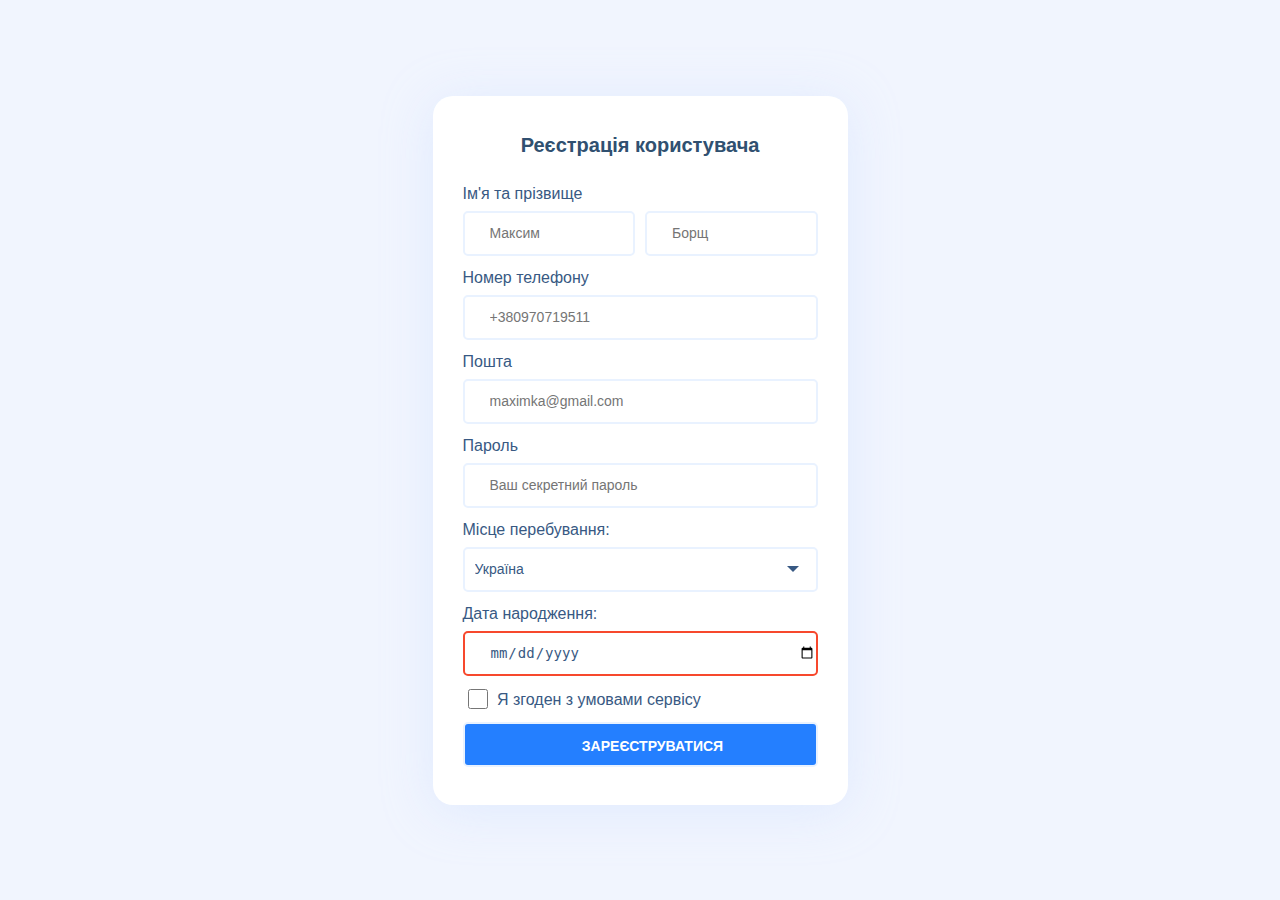
<file: index.html>
<!DOCTYPE html>
<html>
<head>
    <meta charset='utf-8'>
    <meta http-equiv='X-UA-Compatible' content='IE=edge'>
    <title>Форма реєстрації</title>
    <meta name='viewport' content='width=device-width, initial-scale=1'>
    <link rel='stylesheet' type='text/css' media='screen' href='styles.css'>
    <link rel='stylesheet' type='text/css' media='screen' href='adaptive.css'>
</head>
<body>
 <main>
<form method="get">
    <div class="register-form-container">
        <h1 class="form-title">Реєстрація користувача</h1>
        <div class="form-fields">
            <label for="phone">Ім'я та прізвище</label>
           <div class="inline-block">
            <div class="form-field inline-field">
                <input type="text" id="first-name" placeholder="Максим" pattern="^[А-Яа-я]+$" title="Введіть валідне ім'я" required>
            </div>
            <div class="form-field inline-field" >
                <input type="text"  id="second-name" placeholder="Борщ" pattern="^[А-Яа-я]+$" title="Введіть валідне прізвище" required>
            </div>
           </div>
           <div class="form-field">
            <label for="phone">Номер телефону</label>
            <input type="tel"  id="phone" placeholder="+380970719511" pattern="+380-[0-9]{9}" title="Введіть український номер телефону з використанням +380" required>
        </div>
            <div class="form-field">
                <label for="email">Пошта</label>
                <input type="email" id="mail" placeholder="maximka@gmail.com" maxlength="50" title="Введіть коректну адресу вашої пошти" required>
            </div>
            <div class="form-field">
                <label for="password">Пароль</label>
                <input type="password" placeholder="Ваш секретний пароль" maxlength="50" minlength="8" required>
            </div>

            <div class="form-field">
                <label for="selection">Місце перебування:</label>
                <select id="location" required title="Вкажіть ваше місце перебування">
                    <option value="ukraine">Україна</option>
                    <option value="bord">За кордоном</option>
                </select>
            </div>
            
            <div class="form-field">
                <label for="birthdate">Дата народження:</label>
                <input type="date" id="birthdate" placeholder="Дата народження" title="Вкажіть дату вашого народження" required>
            </div>
            <div class="form-field">
                <input type="checkbox" id="terms" title="Для закінчення реєстрації будь-ласка підтвердіть" required>
                <label for="terms">Я згоден з умовами сервісу</label>
            </div>
        </div>
        <input type="submit" class="button" value="Зареєструватися">
    </div>
    </form>
 </main>
</body>
</html>
</file>
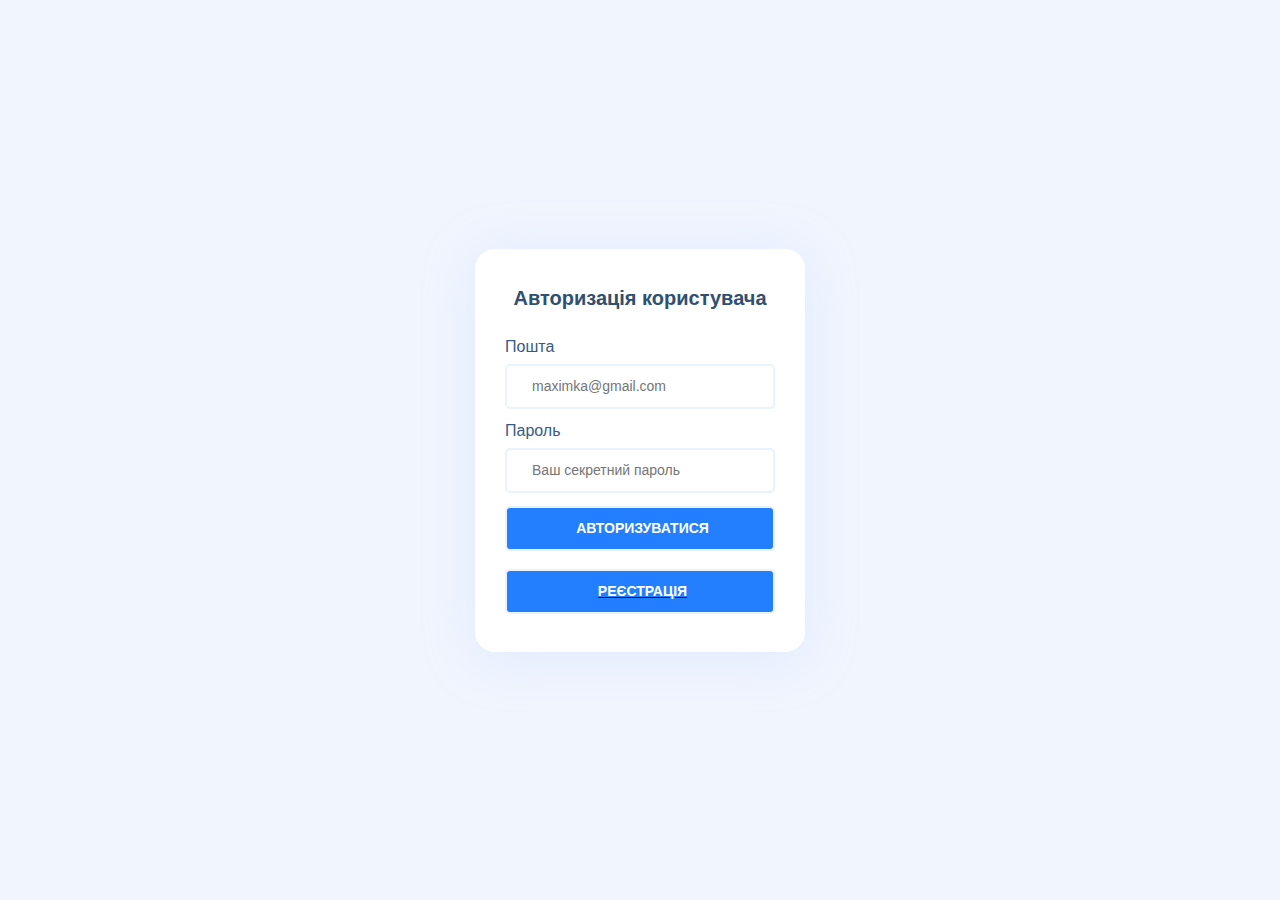
<file: auth.html>
<!DOCTYPE html>
<html>
  <head>
    <meta charset="utf-8" />
    <meta http-equiv="X-UA-Compatible" content="IE=edge" />
    <title>Форма реєстрації</title>
    <meta name="viewport" content="width=device-width, initial-scale=1" />
    <link
      rel="stylesheet"
      type="text/css"
      media="screen"
      href="css/styles.css"
    />
    <link
      rel="stylesheet"
      type="text/css"
      media="screen"
      href="css/adaptive.css"
    />
    <script src="https://code.jquery.com/jquery-3.6.4.min.js"></script>
  </head>
  <body>
    <main>
      <form method="POST" id="authForm" action="server/auth.php">
        <div class="register-form-container">
          <h1 class="form-title">Авторизація користувача</h1>
          <p id="message" class="message"></p>

          <div class="form-fields">
            <div class="form-field">
              <label for="email">Пошта</label>
              <input
                type="email"
                id="mail"
                name="mail"
                placeholder="maximka@gmail.com"
                maxlength="50"
                minlength="15"
                required
              />
              <span class="error" aria-live="polite"></span>
            </div>
            <div class="form-field">
              <label for="password">Пароль</label>
              <input
                type="password"
                name="password"
                placeholder="Ваш секретний пароль"
                maxlength="50"
                minlength="8"
                required
              />
            </div>
          </div>
          <input
            type="button"
            class="button"
            id="authUserBtn"
            value="Авторизуватися"
          />
          <br />
          <a href="index.html">
            <input type="button" class="button" value="Реєстрація" />
          </a>
        </div>
      </form>
    </main>
  </body>
  <script src="js/validation.js"></script>
  <script src="js/requests.js"></script>
</html>
</file>
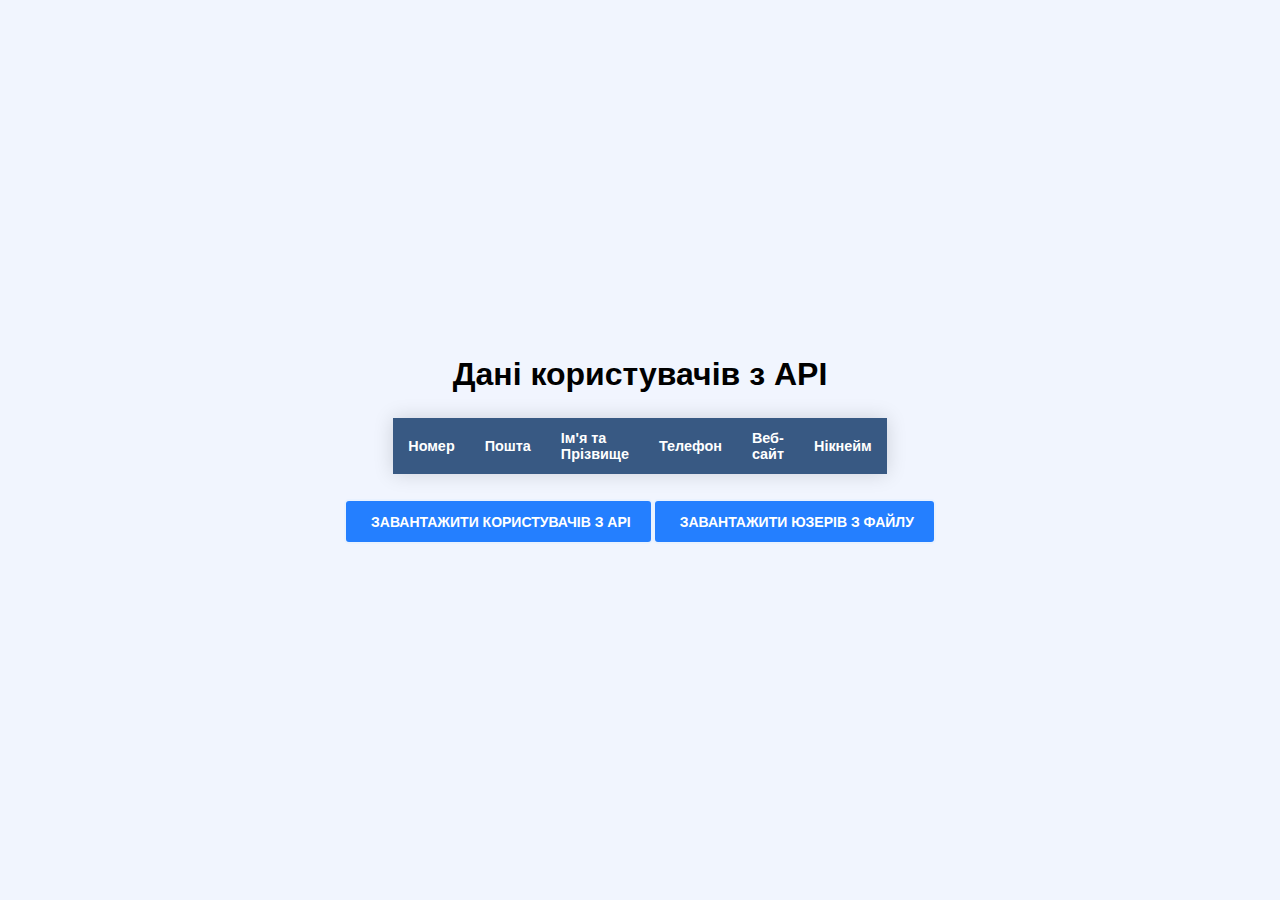
<file: usersApi.html>
<!DOCTYPE html>
<html lang="en">
  <head>
    <meta charset="UTF-8" />
    <meta name="viewport" content="width=device-width, initial-scale=1.0" />
    <title>Дані користувачів</title>
    <link
      rel="stylesheet"
      type="text/css"
      media="screen"
      href="css/styles.css"
    />
    <link
      rel="stylesheet"
      type="text/css"
      media="screen"
      href="css/users.css"
    />
    <link
      rel="stylesheet"
      type="text/css"
      media="screen"
      href="css/adaptive.css"
    />
  </head>
  <body>
    <main>
      <h1 style="text-align: center">Дані користувачів з API</h1>
      <div class="maindiv">
        <table id="userTable" class="styled-table">
          <thead>
            <tr>
              <th>Номер</th>
              <th>Пошта</th>
              <th>Ім'я та Прізвище</th>
              <th>Телефон</th>
              <th>Веб-сайт</th>
              <th>Нікнейм</th>
            </tr>
          </thead>
          <tbody>
            <!-- Рядок з даними користувача буде додано тут -->
          </tbody>
        </table>
      </div>
      <div class="maindiv">
        <input
          type="button"
          class="button"
          id="loadApiButton"
          value="Завантажити користувачів з API"
        />
        <input
          type="button"
          class="button"
          id="loadUsersFile"
          value="Завантажити юзерів з файлу"
        />
      </div>
    </main>
  </body>
  <script src="js/apiUsers.js"></script>
  <script src="js/db.js"></script>
</html>
</file>
<file: styles.css>
*{
    margin: 0;
    padding: 0;
    box-sizing: border-box;   
}
body{
    font-family: 'Roboto', sans-serif;
}
main{
    background: #F1F5FE;
    height: 100vh;
    display: flex;
    flex-direction: column;
    justify-content: center;
    align-items: center;
}

input {
    height: 45px;
    width: 100%;
    font-size:14px;
    line-height: 16px;
    border: 2px solid #E9F2FF;
    border-radius: 5px;
    padding-left:25px;
    color:#385983;
}
label{
    color:#385983;
    margin-bottom: 8px;
    display: inline-block; 
}

input:invalid:not(:placeholder-shown){
    border-color: #f7482d;
}

.form-title{
    color:#305070;
    font-weight:bold;
    font-size:20px;
    line-height:23px;
    margin-bottom: 28px;
    text-align: center;

}
input:focus{
    outline: none;
    border: 2px solid #C1D9FD; 
}
.register-form-container{
    z-index:2;
    position: relative;
    max-width: 415px;
    width: 100%;
    background-color: #FFFFFF;
    box-shadow: 0px 6px 50px rgba(217, 229, 255,0.7);
    border-radius: 20px;
    padding: 38px 30px 38px 30px;
}
.form-field{
    margin-bottom: 13px;
}
.inline-block{
    display: flex;
    justify-content: space-between;
}

.inline-field {
    margin-right: 10px;
    display: flex;
    flex: 1; /* це розтягує кожний блок, щоб він заповнив доступний простір */
}
.inline-field:last-child {
    margin-right: 0; /* видаляємо відступ для останнього елемента, щоб уникнути двійного відступу */
}

.button {
    font-weight: bold;
    font-size: 14px;
    height: 45px;
    display: block;
    background-color: #247FFF;
    border-radius: 5px;
    color:#fff;
    text-transform: uppercase;
    text-align: center;
    line-height: 45px;
    cursor: pointer;
}

.button:hover{
    background-color: #0D6CF2;
}
.button-auth{
    color:#C6CFDC;
    background-color: #F2F6FF;
}
input[type="checkbox"] {
    width: 20px;  /* Регулювання розміру */
    height: 20px;
    margin-right: 5px;  /* Відступ між чекбоксом і його міткою */
    vertical-align: middle;
    margin-left: 5px;
    
}
input[type="checkbox"] + label {
    vertical-align: middle;
    margin-bottom: -2px;

}

select {
    width: 100%;
    height: 45px;
    padding: 5px 10px;
    font-size: 14px;
    border: 2px solid #E9F2FF;
    border-radius: 5px;
    color: #385983;
    background-color: #fff;
    -webkit-appearance: none; /* це видалить стандартний вигляд у Webkit-браузерах */
    -moz-appearance: none; /* це видалить стандартний вигляд у Firefox */
    appearance: none; /* це видалить стандартний вигляд у інших браузерах */
    background-image: url('data:image/svg+xml;utf8,<svg xmlns="http://www.w3.org/2000/svg" width="12" height="6" viewBox="0 0 12 6"><path fill="%23385983" d="M6 6L0 0h12L6 6z"/></svg>'); /* це додасть стрілку-індикатор */
    background-repeat: no-repeat;
    background-position: 95% center;
    cursor: pointer;
}

select:focus {
    outline: none;
    border: 2px solid #C1D9FD;
}
</file>
<file: adaptive.css>
@media only screen and (max-width: 768px) {

    .register-form-container {
        width: 90%;  
        padding: 20px;  /* внутрішній відступ */
    }

    .inline-block {
        flex-direction: column;    }

    .form-field.inline-field {
        margin-bottom: 10px;  /*відступ між ім'ям та прізвищем */
    }
}
</file>
<file: css/styles.css>
* {
  margin: 0;
  padding: 0;
  box-sizing: border-box;
}
body {
  font-family: "Roboto", sans-serif;
}
main {
  background: #f1f5fe;
  height: 100vh;
  display: flex;
  flex-direction: column;
  justify-content: center;
  align-items: center;
}

input {
  height: 45px;
  width: 100%;
  font-size: 14px;
  line-height: 16px;
  border: 2px solid #e9f2ff;
  border-radius: 5px;
  padding-left: 25px;
  color: #385983;
}
input.button {
  height: 45px;
  width: 100%;
  font-size: 14px;
  line-height: 16px;
  border: 2px solid #e9f2ff;
  border-radius: 5px;
  color: #ffffff;
  padding-right: 20px;
}
label {
  color: #385983;
  margin-bottom: 8px;
  display: inline-block;
}

input:invalid:not(:placeholder-shown) {
  border-color: #f7482d;
}
.message {
  color: red;
}
.form-title {
  color: #305070;
  font-weight: bold;
  font-size: 20px;
  line-height: 23px;
  margin-bottom: 28px;
  text-align: center;
}
input:focus {
  outline: none;
  border: 2px solid #c1d9fd;
}
.register-form-container {
  z-index: 2;
  position: relative;
  max-width: 415px;
  width: 100%;
  background-color: #ffffff;
  box-shadow: 0px 6px 50px rgba(217, 229, 255, 0.7);
  border-radius: 20px;
  padding: 38px 30px 38px 30px;
}
.form-field {
  margin-bottom: 13px;
}
.inline-block {
  display: flex;
  justify-content: space-between;
}

.inline-field {
  margin-right: 10px;
  display: flex;
  flex: 1; /* це розтягує кожний блок, щоб він заповнив доступний простір */
}
.inline-field:last-child {
  margin-right: 0; /* видаляємо відступ для останнього елемента, щоб уникнути двійного відступу */
}

.button {
  font-weight: bold;
  font-size: 14px;
  height: 45px;
  display: block;
  background-color: #247fff;
  border-radius: 5px;
  color: #fff;
  text-transform: uppercase;
  text-align: center;
  line-height: 45px;
  cursor: pointer;
}

.button:hover {
  background-color: #0d6cf2;
}
.button-auth {
  color: #c6cfdc;
  background-color: #f2f6ff;
}
input[type="checkbox"] {
  width: 20px; /* Регулювання розміру */
  height: 20px;
  margin-right: 5px; /* Відступ між чекбоксом і його міткою */
  vertical-align: middle;
  margin-left: 5px;
}
input[type="checkbox"] + label {
  vertical-align: middle;
  margin-bottom: -2px;
}

select {
  width: 100%;
  height: 45px;
  padding: 5px 10px;
  font-size: 14px;
  border: 2px solid #e9f2ff;
  border-radius: 5px;
  color: #385983;
  background-color: #fff;
  -webkit-appearance: none; /* це видалить стандартний вигляд у Webkit-браузерах */
  -moz-appearance: none; /* це видалить стандартний вигляд у Firefox */
  appearance: none; /* це видалить стандартний вигляд у інших браузерах */
  background-image: url('data:image/svg+xml;utf8,<svg xmlns="http://www.w3.org/2000/svg" width="12" height="6" viewBox="0 0 12 6"><path fill="%23385983" d="M6 6L0 0h12L6 6z"/></svg>'); /* це додасть стрілку-індикатор */
  background-repeat: no-repeat;
  background-position: 95% center;
  cursor: pointer;
}

select:focus {
  outline: none;
  border: 2px solid #c1d9fd;
}
</file>
<file: css/adaptive.css>
@media only screen and (max-width: 768px) {

    .register-form-container {
        width: 90%;  
        padding: 20px;  /* внутрішній відступ */
    }

    .inline-block {
        flex-direction: column;    }

    .form-field.inline-field {
        margin-bottom: 10px;  /*відступ між ім'ям та прізвищем */
    }
}
</file>
<file: css/users.css>
.styled-table {
  border-collapse: collapse;
  margin: 25px 0;
  font-size: 0.9em;
  font-family: sans-serif;
  min-width: 400px;
  box-shadow: 0 0 20px rgba(0, 0, 0, 0.15);
}
.styled-table thead tr {
  background-color: #385983;
  color: #ffffff;
  text-align: left;
}
.styled-table th,
.styled-table td {
  padding: 12px 15px;
}
.styled-table tbody tr {
  border-bottom: 1px solid #dddddd;
}

.styled-table tbody tr:nth-of-type(even) {
  background-color: #f3f3f3;
}

.styled-table tbody tr:last-of-type {
  border-bottom: 2px solid #385983;
}

.styled-table {
  /* ви можете додати інші стилі для таблиці тут */
  width: 80%; /* або будь-який інший розмір, який вам потрібен */
}

.maindiv {
  display: flex;
  justify-content: center;
  align-items: center;
}
.maindiv a input {
  padding-left: 5px;
}
</file>
